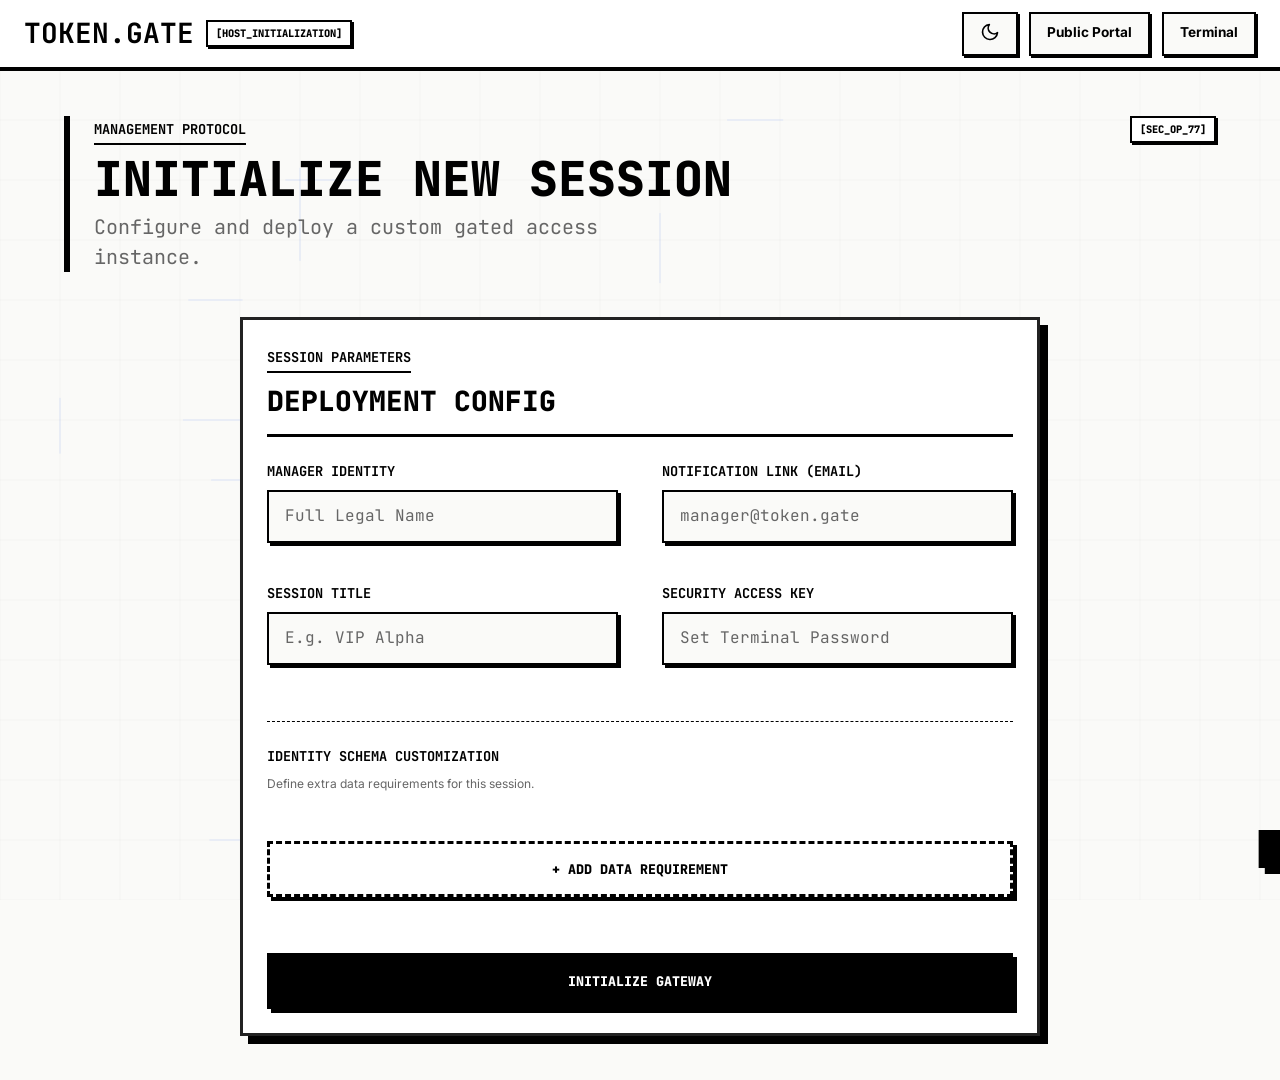
<file: host_registration.html>
<!DOCTYPE html>
<html lang="en">
<head>
  <meta charset="UTF-8">
  <meta name="viewport" content="width=device-width, initial-scale=1.0">
  <title>TOKEN.GATE // HOST_REGISTRATION</title>
  <link href="https://fonts.googleapis.com/css2?family=Inter:wght@400;600&family=JetBrains+Mono:wght@400;700&display=swap" rel="stylesheet">
  <link rel="stylesheet" href="/static/app.css">
</head>
<body class="light-mode theme-host">
  <div id="bootLoader" class="boot-loader">
    <div class="boot-content">
      <p class="terminal-text">INITIALIZING HOST CONSOLE<span class="typewriter-cursor"></span></p>
    </div>
  </div>

  <nav class="nav-bar">
    <div class="logo">
      <span class="logo-text">TOKEN.GATE</span>
      <span class="tech-label">[HOST_INITIALIZATION]</span>
    </div>
    <div class="nav-actions">
      <button id="themeToggle" class="nav-btn" title="Toggle Theme"></button>
      <a href="/" class="nav-btn">Public Portal</a>
      <a href="/hoster" class="nav-btn">Terminal</a>
    </div>
  </nav>

  <main class="container">
    <header class="view-header" style="border-left-color: var(--accent-host);">
      <div style="display: flex; flex-wrap: wrap; justify-content: space-between; align-items: flex-start; gap: var(--space-md);">
        <div>
          <span class="kicker" style="color: var(--accent-host);">Management Protocol</span>
          <h1>Initialize New Session</h1>
          <p>Configure and deploy a custom gated access instance.</p>
        </div>
        <div class="tech-label" style="border-color: var(--accent-host); color: var(--accent-host);">[SEC_OP_77]</div>
      </div>
    </header>

    <div class="panel fade-up" style="max-width: 800px; margin: 0 auto; border-color: var(--accent-host-dim);">
      <div class="panel-header">
        <span class="kicker">Session Parameters</span>
        <h2>Deployment Config</h2>
      </div>
      
      <form id="hostForm" class="industrial-form">
        <div class="card-grid">
          <div class="form-group">
            <label for="hostName">Manager Identity</label>
            <input type="text" id="hostName" name="manager_name" placeholder="Full Legal Name" required>
          </div>
          <div class="form-group">
            <label for="hostEmail">Notification Link (Email)</label>
            <input type="email" id="hostEmail" name="email" placeholder="manager@token.gate" required>
          </div>
        </div>

        <div class="card-grid" style="margin-top: 1rem;">
          <div class="form-group">
            <label for="hostEventName">Session Title</label>
            <input type="text" id="hostEventName" name="event_name" placeholder="E.g. VIP Alpha" required>
          </div>
          <div class="form-group">
            <label for="hostPass">Security Access Key</label>
            <input type="password" id="hostPass" name="password" placeholder="Set Terminal Password" required>
          </div>
        </div>
        
        <div class="form-group" style="margin-top:2rem; border-top:1px dashed var(--border); padding-top:1.5rem;">
          <label>Identity Schema Customization</label>
          <p class="dim-text" style="font-size:0.75rem; margin-bottom:1rem;">Define extra data requirements for this session.</p>
          <div id="fieldBuilderList" style="display:flex; flex-direction:column; gap:1rem;">
            <!-- Field rows -->
          </div>
          <button type="button" id="addFieldBtn" class="btn-outline" style="margin-top:1rem; width:100%; border-style:dashed; border-color: var(--accent-host);">
            + ADD DATA REQUIREMENT
          </button>
        </div>

        <button type="submit" class="btn-primary" style="margin-top:2rem; background: var(--accent-host); border-color: var(--accent-host); width: 100%;">
          <span>INITIALIZE GATEWAY</span>
        </button>
      </form>
    </div>
  </main>

  <!-- SUCCESS MODAL -->
  <dialog id="successModal" class="modal industrial-modal">
    <div class="modal-content success-content" style="border-color: var(--accent-host);">
      <div class="modal-header">
        <span class="kicker" style="color: var(--accent-host);">Initialization Complete</span>
        <h2>Gateway Live</h2>
      </div>
      <div class="modal-body" style="text-align: center; margin: 2rem 0;">
        <p class="terminal-text" style="margin-bottom: 1rem;">Session Security ID Generated:</p>
        <div class="id-container">
          <code id="displayEventId" style="color: var(--accent-host);">---</code>
          <button id="copyEventId" class="btn-icon" title="Copy to Clipboard">
            <svg width="20" height="20" viewBox="0 0 24 24" fill="none" stroke="currentColor" stroke-width="2"><rect x="9" y="9" width="13" height="13" rx="2" ry="2"></rect><path d="M5 15H4a2 2 0 0 1-2-2V4a2 2 0 0 1 2-2h9a2 2 0 0 1 2 2v1"></path></svg>
          </button>
        </div>
        <p class="dim-text" style="margin-top: 1.5rem; font-size: 0.8rem;">Save this ID. It is required to link Terminal hardware.</p>
      </div>
      <div class="modal-actions">
        <button id="closeSuccessBtn" class="btn-primary" style="background: var(--accent-host); border-color: var(--accent-host); width: 100%;">
          OPEN TERMINAL UPLINK
        </button>
      </div>
    </div>
  </dialog>

  <div id="toast" class="toast"></div>

  <canvas id="jelly-canvas"></canvas>
  <script src="/static/theme.js"></script>
  <script src="/static/app.js"></script>
  <script src="/static/crazy_bg.js"></script>
  <script>
    // Specific initialization for this page
    document.addEventListener('DOMContentLoaded', () => {
      // If we are on this page, force 'host' mode logic
      if (typeof switchView === 'function') {
        // We don't actually need to switchView here because the HTML is already host-specific
        // But we need to make sure the form works.
      }
    });
  </script>
</body>
</html>
</file>
<file: static/app.css>
@import url('https://fonts.googleapis.com/css2?family=Inter:wght@400;500;600&family=JetBrains+Mono:wght@400;700&display=swap');

:root {
  /* Paper 3D Palette */
  --accent-primary: #000000; 
  --accent-host: #000000;    
  --accent-root: #000000;    
  --secondary: #000000; 
  --accent-active: #000000;
  
  --bg-base: #fafaf8; /* Professional Off-White */
  --bg-surface: #ffffff;
  --bg-surface-elevated: #eeeeee;
  --text-main: #222222;
  --text-bright: #000000;
  --text-dim: #666666;
  --border: #000000;
  --border-bright: #000000;
  
  /* Status Colors */
  --status-approved: #118833;
  --status-pending: #dd8800;
  --status-rejected: #dd2222;
  --status-purge: #dd2222;

  --radius: 0px; 
  --panel-3d: 8px 8px 0px var(--border);
  --button-3d: 4px 4px 0px var(--border);

  /* Fluid Typography - God Level Responsiveness */
  --fs-xs: clamp(0.65rem, 0.6rem + 0.2vw, 0.75rem);
  --fs-sm: clamp(0.75rem, 0.7rem + 0.3vw, 0.85rem);
  --fs-base: clamp(0.85rem, 0.8rem + 0.4vw, 1rem);
  --fs-md: clamp(1rem, 0.9rem + 0.5vw, 1.25rem);
  --fs-lg: clamp(1.25rem, 1.1rem + 0.8vw, 1.75rem);
  --fs-xl: clamp(1.75rem, 1.5rem + 2vw, 3rem);
  --fs-xxl: clamp(2.5rem, 2rem + 4vw, 4.5rem);

  /* Fluid Spacing */
  --space-xs: clamp(0.25rem, 0.2rem + 0.2vw, 0.5rem);
  --space-sm: clamp(0.5rem, 0.4rem + 0.4vw, 0.75rem);
  --space-md: clamp(1rem, 0.8rem + 1vw, 1.5rem);
  --space-lg: clamp(1.5rem, 1.2rem + 2vw, 3rem);
  --space-xl: clamp(2rem, 1.5rem + 4vw, 5rem);
}

/* Root terminal theme protocol */
.theme-root {
  --bg-base: #f0f0eb; 
  --bg-surface: #ffffff;
  --bg-surface-elevated: #e8e8e3;
  --text-main: #111111;
  --text-bright: #000000;
  --text-dim: #555555;
  --border: #000000;
  --border-bright: #000000;
  
  --accent-primary: #000000; 
  --accent-active: #ff0044; 
  
  --status-approved: #00aa44;
  --status-pending: #aa7700;
  --status-rejected: #cc0000;
  
  --panel-3d: clamp(6px, 1vw, 10px) clamp(6px, 1vw, 10px) 0px var(--border);
  --button-3d: clamp(3px, 0.5vw, 5px) clamp(3px, 0.5vw, 5px) 0px var(--border);
}

.dark-mode.theme-root {
  --bg-base: #000000;
  --bg-surface: #0a0a0a;
  --bg-surface-elevated: #151515;
  --text-main: #bbbbbb;
  --text-bright: #ffffff;
  --text-dim: #777777;
  --border: #ffffff;
  --border-bright: #ffffff;
  
  --accent-primary: #ffffff;
  --accent-active: #ff3366;
  
  --status-approved: #33ff77;
  --status-pending: #ffcc00;
  --status-rejected: #ff5555;
  
  --panel-3d: clamp(8px, 1.2vw, 12px) clamp(8px, 1.2vw, 12px) 0px rgba(255, 255, 255, 0.95);
  --button-3d: clamp(4px, 0.6vw, 6px) clamp(4px, 0.6vw, 6px) 0px rgba(255, 255, 255, 0.95);
}

.dark-mode:not(.theme-root) {
  --bg-base: #0a0a0a;
  --bg-surface: #151515;
  --bg-surface-elevated: #1e1e1e;
  --text-main: #cccccc;
  --text-bright: #ffffff;
  --text-dim: #777777;
  --border: #ffffff;
  --panel-3d: clamp(6px, 1vw, 8px) clamp(6px, 1vw, 8px) 0px rgba(255, 255, 255, 0.9);
  --button-3d: clamp(3px, 0.5vw, 4px) clamp(3px, 0.5vw, 4px) 0px rgba(255, 255, 255, 0.9);
  --status-approved: #33ff77;
  --status-pending: #ffcc00;
  --status-rejected: #ff5555;
}

* {
  margin: 0;
  padding: 0;
  box-sizing: border-box;
  -webkit-font-smoothing: antialiased;
}

body {
  background: var(--bg-base);
  color: var(--text-main);
  font-family: 'Inter', sans-serif;
  min-height: 100vh;
  font-size: var(--fs-base);
  line-height: 1.5;
}

/* Hyperspace Overlay */
body::before {
  content: "";
  position: fixed;
  inset: 0;
  background: transparent;
  z-index: -1;
  pointer-events: none;
}

#jelly-canvas {
  position: fixed;
  inset: 0;
  z-index: -1;
  pointer-events: none;
  background: transparent;
}

/* Dark Mode Inversion */
.dark-mode:not(.theme-root) {
  --bg-base: #111111;
  --bg-surface: #1a1a1a;
  --bg-surface-elevated: #222222;
  --text-main: #dddddd;
  --text-bright: #ffffff;
  --text-dim: #888888;
  --border: #ffffff;
  --panel-3d: 8px 8px 0px #ffffff;
  --button-3d: 4px 4px 0px #ffffff;
}

/* Boot Loader */
.boot-loader {
  position: fixed;
  inset: 0;
  background: var(--bg-base);
  z-index: 100000;
  display: flex;
  flex-direction: column;
  justify-content: center;
  align-items: center;
  transition: opacity 0.5s ease, visibility 0.5s;
  backdrop-filter: blur(10px);
  color: var(--text-bright);
}

.boot-loader.hidden {
  opacity: 0;
  visibility: hidden;
  pointer-events: none;
}

/* Small Button Loader */
.loader {
  width: 16px;
  height: 16px;
  border: 2px solid currentColor;
  border-bottom-color: transparent;
  border-radius: 50%;
  display: inline-block;
  box-sizing: border-box;
  animation: rotation 1s linear infinite;
  margin-right: 8px;
  vertical-align: middle;
}

@keyframes rotation {
  0% { transform: rotate(0deg); }
  100% { transform: rotate(360deg); }
}

.loader.hidden {
  display: none;
}

.typewriter-cursor {
  display: inline-block;
  width: 10px;
  height: 1.2rem;
  background: var(--text-bright);
  animation: blink 1s step-end infinite;
  vertical-align: bottom;
  margin-left: 5px;
}

@keyframes blink {
  0%, 100% { opacity: 1; }
  50% { opacity: 0; }
}

.boot-content {
  text-align: center;
}

/* Entry Animations */
@keyframes fadeUp {
  from { opacity: 0; transform: translateY(20px); }
  to { opacity: 1; transform: translateY(0); }
}

.fade-up {
  animation: fadeUp 0.6s cubic-bezier(0.4, 0, 0.2, 1) forwards;
}

@keyframes staggerEnter {
  from { opacity: 0; transform: translateX(-20px); }
  to { opacity: 1; transform: translateX(0); }
}

.stagger-enter {
  opacity: 0;
  animation: staggerEnter 0.5s cubic-bezier(0.4, 0, 0.2, 1) forwards;
}

/* Typography */
h1, h2, h3, .logo, .kicker, button {
  font-family: 'JetBrains Mono', monospace;
  text-transform: uppercase;
  color: var(--text-bright);
  letter-spacing: 0px;
}

.kicker {
  font-size: 0.85rem;
  font-weight: 700;
  color: var(--text-bright);
  margin-bottom: 0.5rem;
  display: block;
  border-bottom: 2px solid var(--border);
  padding-bottom: 0.25rem;
  display: inline-block;
}

.terminal-text, code, .id-container code {
  font-family: 'JetBrains Mono', monospace;
  color: var(--text-bright);
  font-weight: 700;
}

/* Navigation */
.nav-bar {
  display: flex;
  justify-content: space-between;
  align-items: center;
  padding: var(--space-sm) var(--space-md);
  background: var(--bg-surface);
  border-bottom: 4px solid var(--border);
  position: sticky;
  top: 0;
  z-index: 1000;
  flex-wrap: wrap;
  gap: var(--space-sm);
}

.logo {
  font-size: var(--fs-lg);
  display: flex;
  align-items: center;
  gap: var(--space-sm);
  font-weight: 700;
  white-space: nowrap;
}

.nav-actions {
  display: flex;
  gap: var(--space-sm);
  flex-wrap: wrap;
  justify-content: center;
}

.nav-btn {
  background: var(--bg-base);
  border: 2px solid var(--border);
  color: var(--text-bright);
  font-weight: 700;
  cursor: pointer;
  padding: 0.5rem 1rem;
  transition: all 0.1s ease;
  font-size: var(--fs-sm);
  box-shadow: 2px 2px 0px var(--border);
  text-decoration: none;
  white-space: nowrap;
}

.nav-btn.active {
  background: var(--text-bright);
  color: var(--bg-surface);
  transform: translate(2px, 2px);
  box-shadow: 0px 0px 0px var(--border);
}

.nav-btn:hover:not(.active) {
  transform: translate(-1px, -1px);
  box-shadow: 3px 3px 0px var(--border);
}

.nav-btn:active:not(.active) {
  transform: translate(2px, 2px);
  box-shadow: 0px 0px 0px var(--border);
}

/* Layout */
.container {
  width: 100%;
  max-width: 1200px;
  margin: 0 auto;
  padding: var(--space-lg) var(--space-md);
}

.view-header {
  margin-bottom: var(--space-lg);
  border-left: 6px solid var(--border);
  padding-left: var(--space-md);
}

.view-header h1 {
  font-size: var(--fs-xl);
  line-height: 1.1;
  margin-bottom: var(--space-xs);
  font-weight: 800;
}

.view-header p {
  color: var(--text-dim);
  font-size: var(--fs-md);
  max-width: 600px;
  font-family: 'JetBrains Mono', monospace;
}

/* Neo-Brutalist Panels */
.panel {
  background: var(--bg-surface);
  border: 3px solid var(--border);
  position: relative;
  padding: var(--space-md);
  box-shadow: var(--panel-3d);
  transition: transform 0.2s, box-shadow 0.2s;
  margin-bottom: var(--space-md);
  height: 100%;
}

.panel:hover {
  transform: translate(-2px, -2px);
  box-shadow: calc(var(--panel-3d) + 2px) calc(var(--panel-3d) + 2px) 0px var(--border);
}

.panel-header {
  margin-bottom: var(--space-md);
  border-bottom: 3px solid var(--border);
  padding-bottom: var(--space-sm);
  position: relative;
}

.panel-header h2 {
  font-size: var(--fs-lg);
  font-weight: 800;
}

/* Forms & Inputs */
.industrial-form {
  display: flex;
  flex-direction: column;
  gap: 1.5rem;
}

.form-group {
  display: flex;
  flex-direction: column;
  gap: 0.5rem;
}

.form-group label {
  font-size: 0.85rem;
  color: var(--text-bright);
  font-weight: 700;
  text-transform: uppercase;
  font-family: 'JetBrains Mono', monospace;
}

input, select, textarea {
  background: var(--bg-base);
  border: 2px solid var(--border);
  color: var(--text-bright);
  padding: 0.8rem 1rem;
  font-family: 'JetBrains Mono', monospace;
  font-size: 1rem;
  border-radius: var(--radius);
  transition: all 0.1s ease;
  width: 100%;
  line-height: 1.5;
  box-shadow: 3px 3px 0px var(--border);
}

input:focus, select:focus, textarea:focus {
  outline: none;
  background: var(--bg-surface);
  transform: translate(2px, 2px);
  box-shadow: 1px 1px 0px var(--border);
}

input::placeholder {
  color: var(--text-dim);
}

/* Buttons */
.btn-primary, .btn-secondary, .btn-outline {
  display: inline-flex;
  align-items: center;
  justify-content: center;
  font-family: 'JetBrains Mono', monospace;
  font-weight: 800;
  text-transform: uppercase;
  padding: 1rem 1.5rem;
  cursor: pointer;
  border: 3px solid var(--border);
  transition: all 0.1s ease;
  box-shadow: var(--button-3d);
  text-decoration: none;
}

.btn-primary {
  background: var(--text-bright);
  color: var(--bg-surface);
}

.btn-secondary, .btn-outline {
  background: var(--bg-surface);
  color: var(--text-bright);
}

.btn-primary:active, .btn-secondary:active, .btn-outline:active {
  transform: translate(4px, 4px);
  box-shadow: 0px 0px 0px var(--border);
}

.btn-primary:hover {
  background: var(--text-main);
}

.btn-outline:hover, .btn-secondary:hover {
  background: var(--bg-surface-elevated);
}

/* Approve Button Style */
.status-approved-btn, .btn-approve {
  background: var(--status-approved) !important;
  color: #fff !important;
  border-color: #000 !important;
  box-shadow: 4px 4px 0px #000 !important;
}

/* Deny/Purge Button Style */
.status-rejected-btn, .btn-deny, .btn-purge {
  background: var(--status-rejected) !important;
  color: #fff !important;
  border-color: #000 !important;
  box-shadow: 4px 4px 0px #000 !important;
}

.btn-icon {
  background: transparent;
  border: 2px solid var(--border);
  color: var(--text-bright);
  cursor: pointer;
  display: flex;
  align-items: center;
  justify-content: center;
  padding: 8px;
  box-shadow: 2px 2px 0px var(--border);
  transition: all 0.1s ease;
}

.btn-icon:active {
  transform: translate(2px, 2px);
  box-shadow: 0px 0px 0px var(--border);
}

/* Grid Layouts */
.card-grid {
  display: grid;
  grid-template-columns: repeat(auto-fit, minmax(min(100%, 350px), 1fr));
  gap: var(--space-lg);
}

.dashboard-header {
  display: flex;
  flex-wrap: wrap;
  justify-content: space-between;
  align-items: center;
  gap: var(--space-md);
  margin-bottom: var(--space-lg);
  padding: var(--space-md);
  background: var(--bg-surface);
  border: 3px solid var(--border);
  box-shadow: var(--panel-3d);
}

.dashboard-grid {
  display: grid;
  grid-template-columns: repeat(auto-fit, minmax(min(100%, 400px), 1fr));
  gap: var(--space-lg);
  align-items: start;
}

/* Request Lists */
.request-list {
  display: flex;
  flex-direction: column;
  gap: 1rem;
  max-height: 60vh;
  overflow-y: auto;
  padding-right: 0.5rem;
}

.request-list::-webkit-scrollbar {
  width: 8px;
}
.request-list::-webkit-scrollbar-thumb {
  background: var(--border);
}
.request-list::-webkit-scrollbar-track {
  background: var(--bg-surface-elevated);
  border-left: 2px solid var(--border);
}

.request-item {
  background: var(--bg-surface);
  border: 2px solid var(--border);
  padding: 1.25rem;
  display: flex;
  flex-wrap: wrap;
  justify-content: space-between;
  align-items: center;
  gap: 1rem;
  box-shadow: 3px 3px 0px var(--border);
}

.request-info {
  flex: 1;
}

.request-info h4 {
  font-size: 1.1rem;
  margin-bottom: 0.5rem;
  display: flex;
  align-items: center;
  gap: 0.5rem;
}

.request-info p {
  color: var(--text-dim);
  font-size: 0.9rem;
  font-family: 'JetBrains Mono', monospace;
}

.request-actions {
  display: flex;
  gap: 0.5rem;
}

/* Badges */
.badge, .status-badge {
  padding: 0.25rem 0.75rem;
  font-size: 0.7rem;
  font-weight: 800;
  text-transform: uppercase;
  border: 2px solid var(--border);
  display: inline-flex;
  align-items: center;
  font-family: 'JetBrains Mono', monospace;
  box-shadow: 2px 2px 0px var(--border);
  background: var(--bg-surface);
  color: var(--text-bright);
}

.status-approved { background: var(--status-approved) !important; color: #fff !important; border-color: #000 !important; box-shadow: 2px 2px 0px #000 !important; }
.status-pending { background: var(--status-pending) !important; color: #000 !important; border-color: #000 !important; box-shadow: 2px 2px 0px #000 !important; }
.status-rejected { background: var(--status-rejected) !important; color: #fff !important; border-color: #000 !important; box-shadow: 2px 2px 0px #000 !important; }

/* Side Panel / Scanner */
.status-search {
  display: flex;
  gap: 0.75rem;
  margin-bottom: 1.5rem;
}
.status-search input {
    flex: 1;
}

.scanner-box {
  background: var(--bg-base);
  border: 3px solid var(--border);
  min-height: 200px;
  position: relative;
  overflow: hidden;
  margin-bottom: 1.5rem;
  display: flex;
  flex-direction: column;
  justify-content: center;
  align-items: center;
  padding: 1rem;
}

.scanner-text {
  margin-top: 1rem;
  font-size: 0.85rem;
  color: var(--text-bright);
  text-transform: uppercase;
  font-family: 'JetBrains Mono', monospace;
  font-weight: 700;
}

#reader { border: none !important; width: 100% !important; }
#reader video { width: 100% !important; height: auto !important; border: 2px solid var(--border); }
#reader__dashboard_section_csr button {
    background: var(--bg-surface) !important;
    border: 2px solid var(--border) !important;
    color: var(--text-bright) !important;
    padding: 0.5rem 1rem !important;
    font-family: 'JetBrains Mono', monospace !important;
    font-size: 0.75rem !important;
    text-transform: uppercase !important;
    cursor: pointer !important;
    margin: 1rem 0 !important;
    box-shadow: 2px 2px 0px var(--border) !important;
}
#reader__dashboard_section_csr button:active {
    transform: translate(2px, 2px) !important;
    box-shadow: 0px 0px 0px var(--border) !important;
}

/* Modals */
.modal {
  background: transparent;
  border: none;
  padding: 0;
  margin: auto;
}

.modal::backdrop {
  background: rgba(0, 0, 0, 0.7);
  backdrop-filter: grayscale(100%);
}

.modal-content {
  background: var(--bg-surface);
  border: 4px solid var(--border);
  padding: var(--space-lg);
  width: min(600px, 95vw);
  max-height: 90vh;
  overflow-y: auto;
  box-shadow: 12px 12px 0px var(--border);
  animation: modalEnter 0.2s ease-out forwards;
}

@keyframes modalEnter {
  from { opacity: 0; transform: translateY(20px); }
  to { opacity: 1; transform: translateY(0); }
}

.id-container.qr-display {
  display: flex;
  flex-direction: column;
  align-items: center;
  gap: 1.5rem;
  margin: 1.5rem 0;
}

.qr-frame {
  background: #ffffff;
  padding: 1rem;
  border: 3px solid var(--border);
  display: inline-block;
  max-width: 100%;
  box-shadow: 4px 4px 0px var(--border);
}

.qr-frame img {
  display: block;
  width: 250px;
  max-width: 100%;
  height: auto;
}

.id-container {
  display: flex;
  flex-direction: column;
  align-items: center;
  gap: 1rem;
  background: var(--bg-base);
  border: 2px solid var(--border);
  padding: 2rem;
  margin-top: 1.5rem;
  box-shadow: inset 4px 4px 0px rgba(0,0,0,0.05);
}

.id-container code {
  font-size: 2rem;
  letter-spacing: 2px;
}

/* Toast Notifications */
.toast {
  position: fixed;
  bottom: 2rem;
  right: 2rem;
  background: var(--text-bright);
  color: var(--bg-surface);
  border: 3px solid var(--border);
  padding: 1rem 1.5rem;
  box-shadow: 6px 6px 0px var(--border);
  transform: translateX(120%);
  transition: transform 0.3s cubic-bezier(0.16, 1, 0.3, 1);
  z-index: 10000;
  font-family: 'JetBrains Mono', monospace;
  font-size: 0.9rem;
  font-weight: 700;
}

.toast.show {
  transform: translateX(0);
}

/* Tech Label Utility */
.tech-label {
  font-size: 0.65rem;
  font-family: 'JetBrains Mono', monospace;
  border: 2px solid var(--text-bright);
  color: var(--text-bright);
  padding: 4px 8px;
  font-weight: 800;
  display: inline-flex;
  align-items: center;
  white-space: nowrap;
  background: var(--bg-surface);
  box-shadow: 2px 2px 0px var(--border);
}

.root-text {
  color: var(--text-bright) !important;
  background: var(--border) !important;
  color: var(--bg-surface) !important;
}

/* Autofill Fixes */
input:-webkit-autofill,
input:-webkit-autofill:hover, 
input:-webkit-autofill:focus,
textarea:-webkit-autofill,
textarea:-webkit-autofill:hover,
textarea:-webkit-autofill:focus,
select:-webkit-autofill,
select:-webkit-autofill:hover,
select:-webkit-autofill:focus {
  -webkit-text-fill-color: var(--text-bright) !important;
  -webkit-box-shadow: 0 0 0px 1000px var(--bg-base) inset !important;
  transition: background-color 5000s ease-in-out 0s;
}

/* Responsive adjustments */
@media (max-width: 768px) {
  body {
    padding-bottom: 90px; /* Space for bottom dock */
  }

  .nav-bar { 
    flex-direction: row;
    justify-content: space-between;
    align-items: center;
    padding: 0 var(--space-md);
    height: 64px;
    position: sticky;
    top: 0;
    z-index: 2000;
  }

  .logo {
    width: auto;
    font-size: 1.1rem;
    border-bottom: none;
    padding-bottom: 0;
    justify-content: flex-start;
  }

  .nav-actions {
    position: fixed;
    bottom: 0;
    left: 0;
    width: 100%;
    background: var(--bg-surface);
    border-top: 4px solid var(--border);
    padding: 12px var(--space-sm);
    display: flex;
    justify-content: space-evenly;
    gap: 8px;
    z-index: 3000;
    box-shadow: 0 -8px 20px rgba(0,0,0,0.1);
    flex-wrap: nowrap;
  }

  .nav-btn {
    flex: 1;
    min-width: 0;
    text-align: center;
    padding: 10px 4px;
    font-size: 0.7rem;
    height: auto;
    display: flex;
    align-items: center;
    justify-content: center;
    box-shadow: 2px 2px 0px var(--border);
    border-width: 2px;
  }

  /* Fixed Top-Right Theme Toggle */
  #themeToggle {
    position: fixed;
    top: 10px;
    right: 15px;
    width: 44px;
    height: 44px;
    padding: 0;
    z-index: 3001;
    background: var(--bg-surface);
    border: 3px solid var(--border);
    display: flex !important;
    align-items: center;
    justify-content: center;
    flex: none;
    box-shadow: 3px 3px 0px var(--border);
    transform: none !important;
  }

  .view-header {
    border-left-width: 4px;
    padding-left: var(--space-sm);
  }

  .dashboard-header {
    flex-direction: column;
    text-align: center;
  }

  .header-actions {
    width: 100%;
    display: flex;
    flex-direction: column;
    gap: var(--space-sm);
  }

  .request-item {
    flex-direction: column;
    align-items: stretch;
    text-align: center;
  }

  .request-actions {
    justify-content: center;
    margin-top: var(--space-sm);
  }

  .toast {
    bottom: auto;
    top: 2rem; /* Above logo/header */
    right: 1rem;
    left: 1rem;
    transform: translateY(-200%);
    box-shadow: 6px 6px 0px var(--border);
  }
  .toast.show {
    transform: translateY(0);
  }
}


@media (max-width: 480px) {
  .container { padding: var(--space-md) var(--space-sm); }
  .panel { padding: var(--space-sm); }
  .nav-btn { font-size: 0.65rem; }
  .modal-content { padding: var(--space-md); }
  .qr-frame img { width: 180px; }
  .id-container code { font-size: 1.5rem; }
}


/* Fix for small height screens */
@media (max-height: 600px) {
  .modal-content {
    max-height: 95vh;
  }
}

/* Accessibility & Print */
@media print {
  .nav-bar, .nav-actions, .btn-primary, .btn-secondary, .btn-outline {
    display: none !important;
  }
  .container { padding: 0; }
  .panel { box-shadow: none; border-width: 1px; }
}

/* Log Entry Styling */
.log-entry {
  padding: 0.5rem;
  border-bottom: 1px solid var(--bg-surface-elevated);
  font-family: 'JetBrains Mono', monospace;
  font-size: 0.8rem;
  line-height: 1.4;
  display: flex;
  gap: 0.75rem;
  align-items: flex-start;
}

.log-entry:last-child {
  border-bottom: none;
}

.log-prefix {
  font-weight: 800;
  white-space: nowrap;
}

.log-time {
  opacity: 0.5;
  font-size: 0.7rem;
}

.dim-text {
  color: var(--text-dim);
}

.request-card {
  border: 2px solid var(--border);
  padding: 1rem;
  margin-bottom: 1rem;
  background: var(--bg-surface);
  box-shadow: 4px 4px 0px var(--border);
}
</file>
